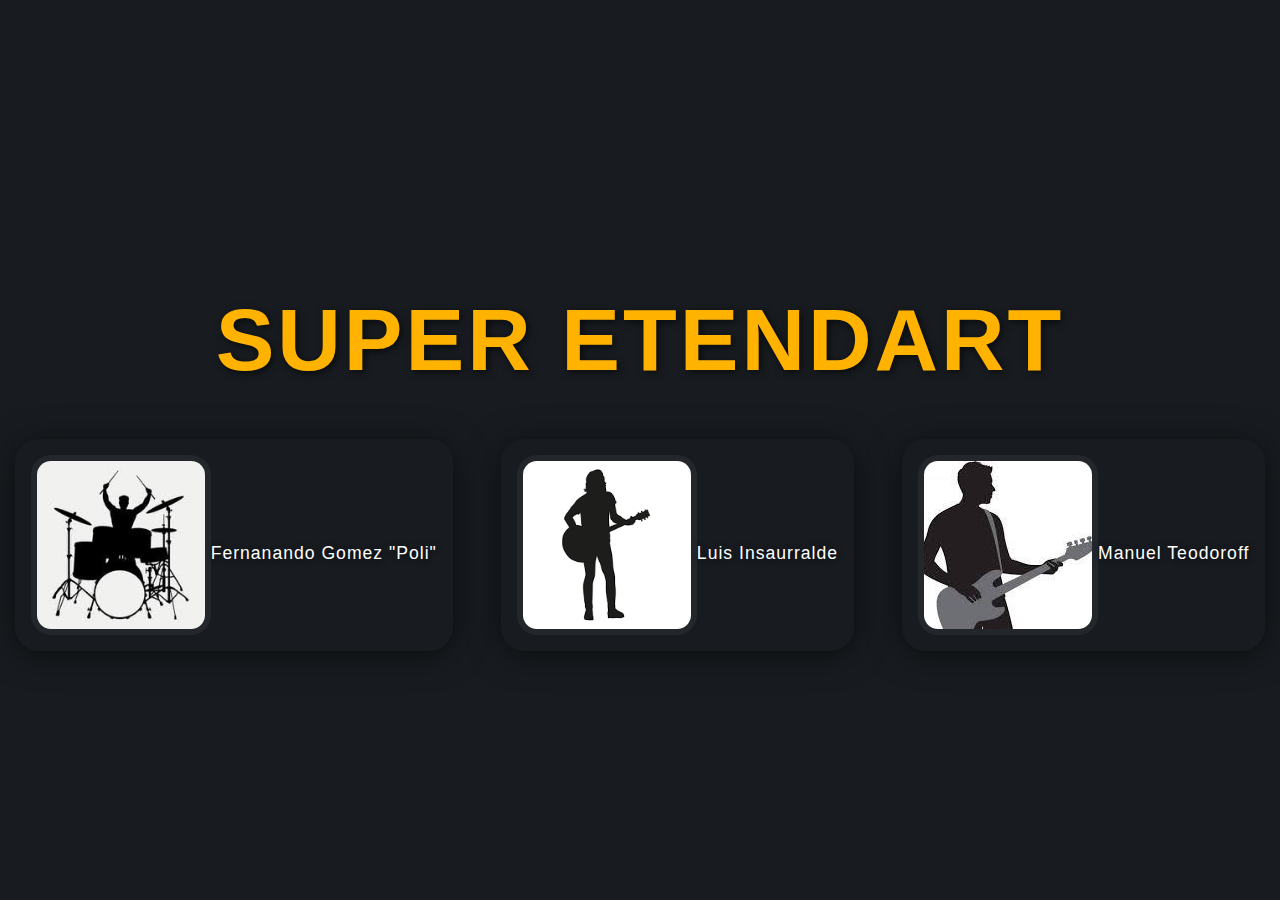
<file: index.html>
<!DOCTYPE html>
<html lang="es">

<head>
    <meta charset="UTF-8">
    <title>SUPER ETENDART | Página principal</title>
    <meta name="viewport" content="width=device-width, initial-scale=1.0">
    <link rel="stylesheet" href="main.css">
</head>

<body class="siluetas">
    <h1 class="silueta-h1"><a href="historia.html">SUPER ETENDART</a></h1>
    <div class="siluetas-container">
        <div class="silueta-box" tabindex="0">
            <img src="silueta/bateria.jpg" alt="Silueta Batería" class="silueta-img">
            <div class="silueta-label">Fernanando Gomez "Poli"</div>
        </div>
        <div class="silueta-box" tabindex="0">
            <img src="silueta/guitarra.jpg" alt="Silueta Guitarra" class="silueta-img">
            <div class="silueta-label">Luis Insaurralde</div>
        </div>
        <div class="silueta-box" tabindex="0">
            <img src="silueta/bajo.jpg" alt="Silueta Bajo" class="silueta-img">
            <div class="silueta-label">Manuel Teodoroff</div>
        </div>
    </div>
    <script src="main.js"></script>
</body>

</html>
</file>
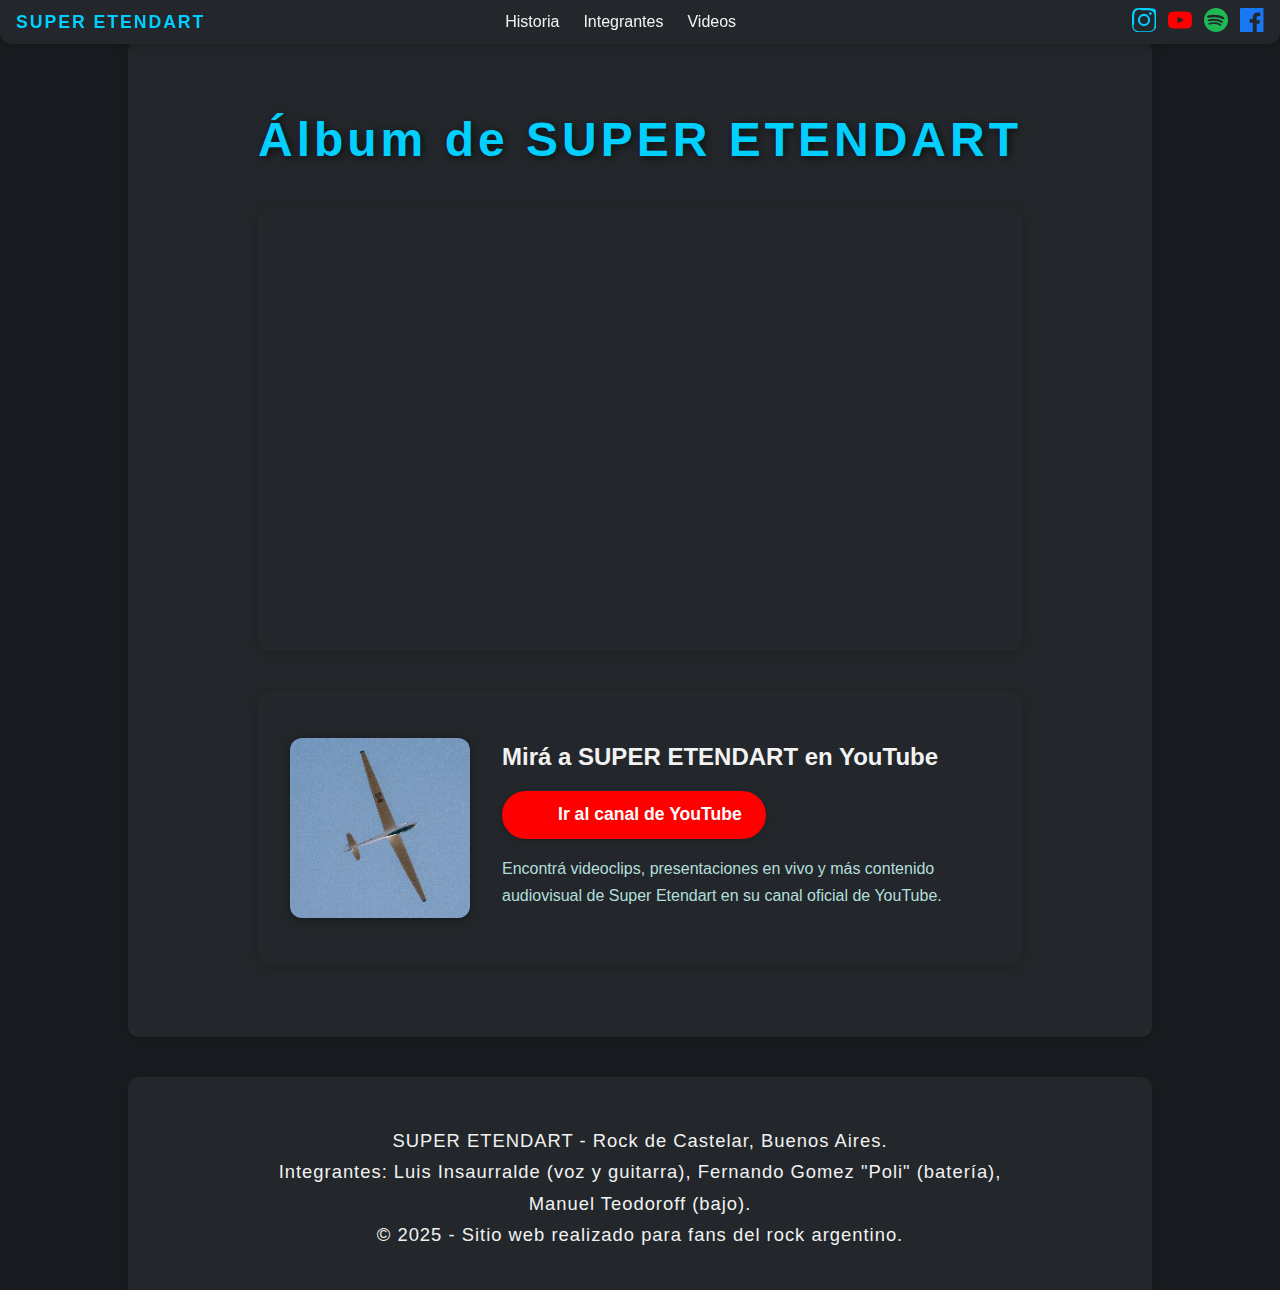
<file: album.html>
<!DOCTYPE html>
<html lang="es">

<head>
    <meta charset="UTF-8">
    <meta name="viewport" content="width=device-width, initial-scale=1.0">
    <title>Álbum | SUPER ETENDART</title>
    <link rel="stylesheet" href="main.css">

        <!-- Font Awesome -->
        <link href="https://cdnjs.cloudflare.com/ajax/libs/font-awesome/6.0.0-beta3/css/all.min.css" rel="stylesheet">
</head>
    

<body>
    <nav class="navbar">
        <div class="logo"><a href="index.html">SUPER ETENDART</a></div>
        <button class="hamburger" id="hamburger">&#9776;</button>
        <ul class="nav-links">
            <li><a href="historia.html">Historia</a></li>
            <li><a href="integrantes.html">Integrantes</a></li>
            <li><a href="video.html">Videos</a></li>
            <li><a href="https://open.spotify.com/artist/2zjbp2ZErwEAPYcRK4MqzI" class="spotify-link">Spotify | SUPER ETENDART</a></li>
            <li><a href="https://www.youtube.com/@superetendart" class="youtube-link">YouTube | SUPERETENDART</a></li>
            <li><a href="https://instagram.com/super.etendart" class="instagram-link">Instagram | SUPERETENDART</a></li>
            <li><a href="https://www.facebook.com/profile.php?id=61559425461371&locale=es_LA" class="facebook-link">Facebook | SUPERETENDART</a></li>
        </ul>
        <div class="social-icons">
            <a href="https://instagram.com/super.etendart" target="_blank" aria-label="Instagram" class="instagram">
                <!-- Instagram SVG -->
                <svg width="24" height="24" fill="#00cfff" viewBox="0 0 24 24">
                    <path
                        d="M12 2.2c3.2 0 3.584.012 4.85.07 1.17.056 1.97.24 2.43.41a4.92 4.92 0 0 1 1.77 1.01 4.92 4.92 0 0 1 1.01 1.77c.17.46.354 1.26.41 2.43.058 1.266.07 1.65.07 4.85s-.012 3.584-.07 4.85c-.056 1.17-.24 1.97-.41 2.43a4.92 4.92 0 0 1-1.01 1.77 4.92 4.92 0 0 1-1.77 1.01c-.46.17-1.26.354-2.43.41-1.266.058-1.65.07-4.85.07s-3.584-.012-4.85-.07c-1.17-.056-1.97-.24-2.43-.41a4.92 4.92 0 0 1-1.77-1.01 4.92 4.92 0 0 1-1.01-1.77c-.17-.46-.354-1.26-.41-2.43C2.212 15.784 2.2 15.4 2.2 12s.012-3.584.07-4.85c.056-1.17.24-1.97.41-2.43a4.92 4.92 0 0 1 1.01-1.77 4.92 4.92 0 0 1 1.77-1.01c.46-.17 1.26-.354 2.43-.41C8.416 2.212 8.8 2.2 12 2.2zm0-2.2C8.736 0 8.332.012 7.052.07 5.77.128 4.77.312 4.01.54a7.07 7.07 0 0 0-2.56 1.64A7.07 7.07 0 0 0 .54 4.01C.312 4.77.128 5.77.07 7.052.012 8.332 0 8.736 0 12c0 3.264.012 3.668.07 4.948.058 1.282.242 2.282.47 3.042a7.07 7.07 0 0 0 1.64 2.56 7.07 7.07 0 0 0 2.56 1.64c.76.228 1.76.412 3.042.47C8.332 23.988 8.736 24 12 24s3.668-.012 4.948-.07c1.282-.058 2.282-.242 3.042-.47a7.07 7.07 0 0 0 2.56-1.64 7.07 7.07 0 0 0 1.64-2.56c.228-.76.412-1.76.47-3.042.058-1.28.07-1.684.07-4.948s-.012-3.668-.07-4.948c-.058-1.282-.242-2.282-.47-3.042a7.07 7.07 0 0 0-1.64-2.56A7.07 7.07 0 0 0 19.99.54c-.76-.228-1.76-.412-3.042-.47C15.668.012 15.264 0 12 0z" />
                    <path
                        d="M12 5.838A6.162 6.162 0 1 0 18.162 12 6.169 6.169 0 0 0 12 5.838zm0 10.162A4 4 0 1 1 16 12a4 4 0 0 1-4 4zm6.406-11.845a1.44 1.44 0 1 0 1.44 1.44 1.44 1.44 0 0 0-1.44-1.44z" />
                </svg>
            </a>
            <a href="https://www.youtube.com/@superetendart" target="_blank" aria-label="YouTube" class="youtube">
                <!-- YouTube SVG -->
                <svg width="24" height="24" fill="#ff0000" viewBox="0 0 24 24">
                    <path
                        d="M23.498 6.186a2.994 2.994 0 0 0-2.112-2.112C19.692 3.5 12 3.5 12 3.5s-7.692 0-9.386.574A2.994 2.994 0 0 0 .502 6.186C0 7.88 0 12 0 12s0 4.12.502 5.814a2.994 2.994 0 0 0 2.112 2.112C4.308 20.5 12 20.5 12 20.5s7.692 0 9.386-.574a2.994 2.994 0 0 0 2.112-2.112C24 16.12 24 12 24 12s0-4.12-.502-5.814zM9.545 15.568V8.432L15.818 12l-6.273 3.568z" />
                </svg>
            </a>
            <a href="https://open.spotify.com/artist/2zjbp2ZErwEAPYcRK4MqzI" target="_blank" aria-label="Spotify" class="spotify">
                <!-- Spotify SVG -->
                <svg width="24" height="24" fill="#1DB954" viewBox="0 0 24 24">
                    <path d="M12 0C5.371 0 0 5.371 0 12c0 6.627 5.371 12 12 12s12-5.373 12-12c0-6.629-5.371-12-12-12zm5.438 17.438c-.229.373-.708.49-1.08.26-2.953-1.807-6.677-2.215-11.06-1.217-.429.094-.86-.168-.954-.598-.094-.429.168-.86.598-.954 4.7-1.059 8.779-.604 12.021 1.314.373.229.49.708.26 1.095zm1.543-3.021c-.287.469-.893.625-1.362.338-3.381-2.064-8.547-2.664-12.547-1.463-.521.154-1.072-.137-1.225-.658-.154-.521.137-1.072.658-1.225 4.453-1.322 10.062-.668 13.797 1.617.469.287.625.893.338 1.391zm.146-3.146c-4.062-2.406-10.771-2.627-14.438-1.438-.635.199-1.318-.146-1.518-.781-.199-.635.146-1.318.781-1.518 4.104-1.289 11.438-1.041 15.938 1.627.573.339.76 1.08.422 1.61-.338.573-1.08.76-1.61.422z"/>
                </svg>
            </a>
            <a href="https://www.facebook.com/profile.php?id=61559425461371&locale=es_LA" target="_blank" aria-label="Facebook" class="facebook">
                <svg xmlns="http://www.w3.org/2000/svg" width="24" height="24" fill="#1877f2" viewBox="0 0 24 24">
                    <path
                        d="M22.675 0H1.325C.595 0 0 .595 0 1.325v21.351C0 23.405.595 24 1.325 24h11.495v-9.29H9.694v-3.622h3.126V9.413c0-3.078 1.79-4.809 4.647-4.809 1.351 0 2.768.251 2.768.251v3.049h-1.559c-1.53 0-2.007.951-2.007 1.93v2.322h3.318l-.529 3.622h-2.789v9.29h5.503c.73 0 1.325-.595 1.325-1.325V1.325C24 .595 23.405 0 22.675 0z" />  </svg>    
            </a>
        </div>
    </nav>
    <section>
        <h1>Álbum de SUPER ETENDART</h1>
        <div class="album-card" id="playlist-embed">
        <iframe style="border-radius:12px" src="https://open.spotify.com/embed/artist/2zjbp2ZErwEAPYcRK4MqzI" width="100%"
            height="380" frameborder="0" allowfullscreen=""
            allow="autoplay; clipboard-write; encrypted-media; picture-in-picture"></iframe>
        </div>
        <!-- Card de YouTube -->

        <div class="album-card" id="playlist-embed">
        <img src="fotos/portada2.jpg" alt="Canal de YouTube" class="album-cover">

            <div class="album-info">
                <h2>Mirá a SUPER ETENDART en YouTube</h2>
                <a class="youtube-btn" href="https://www.youtube.com/@superetendart" target="_blank">
                    <svg width="24" height="24" fill="#ff0000" viewBox="0 0 24 24" style="vertical-align: middle; margin-right: 8px;">
                        <path d="M23.498 6.186a2.994 2.994 0 0 0-2.112-2.112C19.692 3.5 12 3.5 12 3.5s-7.692 0-9.386.574A2.994 2.994 0 0 0 .502 6.186C0 7.88 0 12 0 12s0 4.12.502 5.814a2.994 2.994 0 0 0 2.112 2.112C4.308 20.5 12 20.5 12 20.5s7.692 0 9.386-.574a2.994 2.994 0 0 0 2.112-2.112C24 16.12 24 12 24 12s0-4.12-.502-5.814zM9.545 15.568V8.432L15.818 12l-6.273 3.568z"/>
                    </svg>
                    Ir al canal de YouTube
                </a>
                <p class="album-desc">
                    Encontrá videoclips, presentaciones en vivo y más contenido audiovisual de Super Etendart en su canal oficial de YouTube.
                </p>
            </div>
        </div>
   
    </section>
    <footer>
        <p>
            SUPER ETENDART - Rock de Castelar, Buenos Aires.<br>
            Integrantes: Luis Insaurralde (voz y guitarra), Fernando Gomez "Poli" (batería), Manuel Teodoroff
            (bajo).<br>
            © 2025 - Sitio web realizado para fans del rock argentino.
        </p>
    </footer>
    
    <script src="main.js"></script>
</body>

</html>
</file>
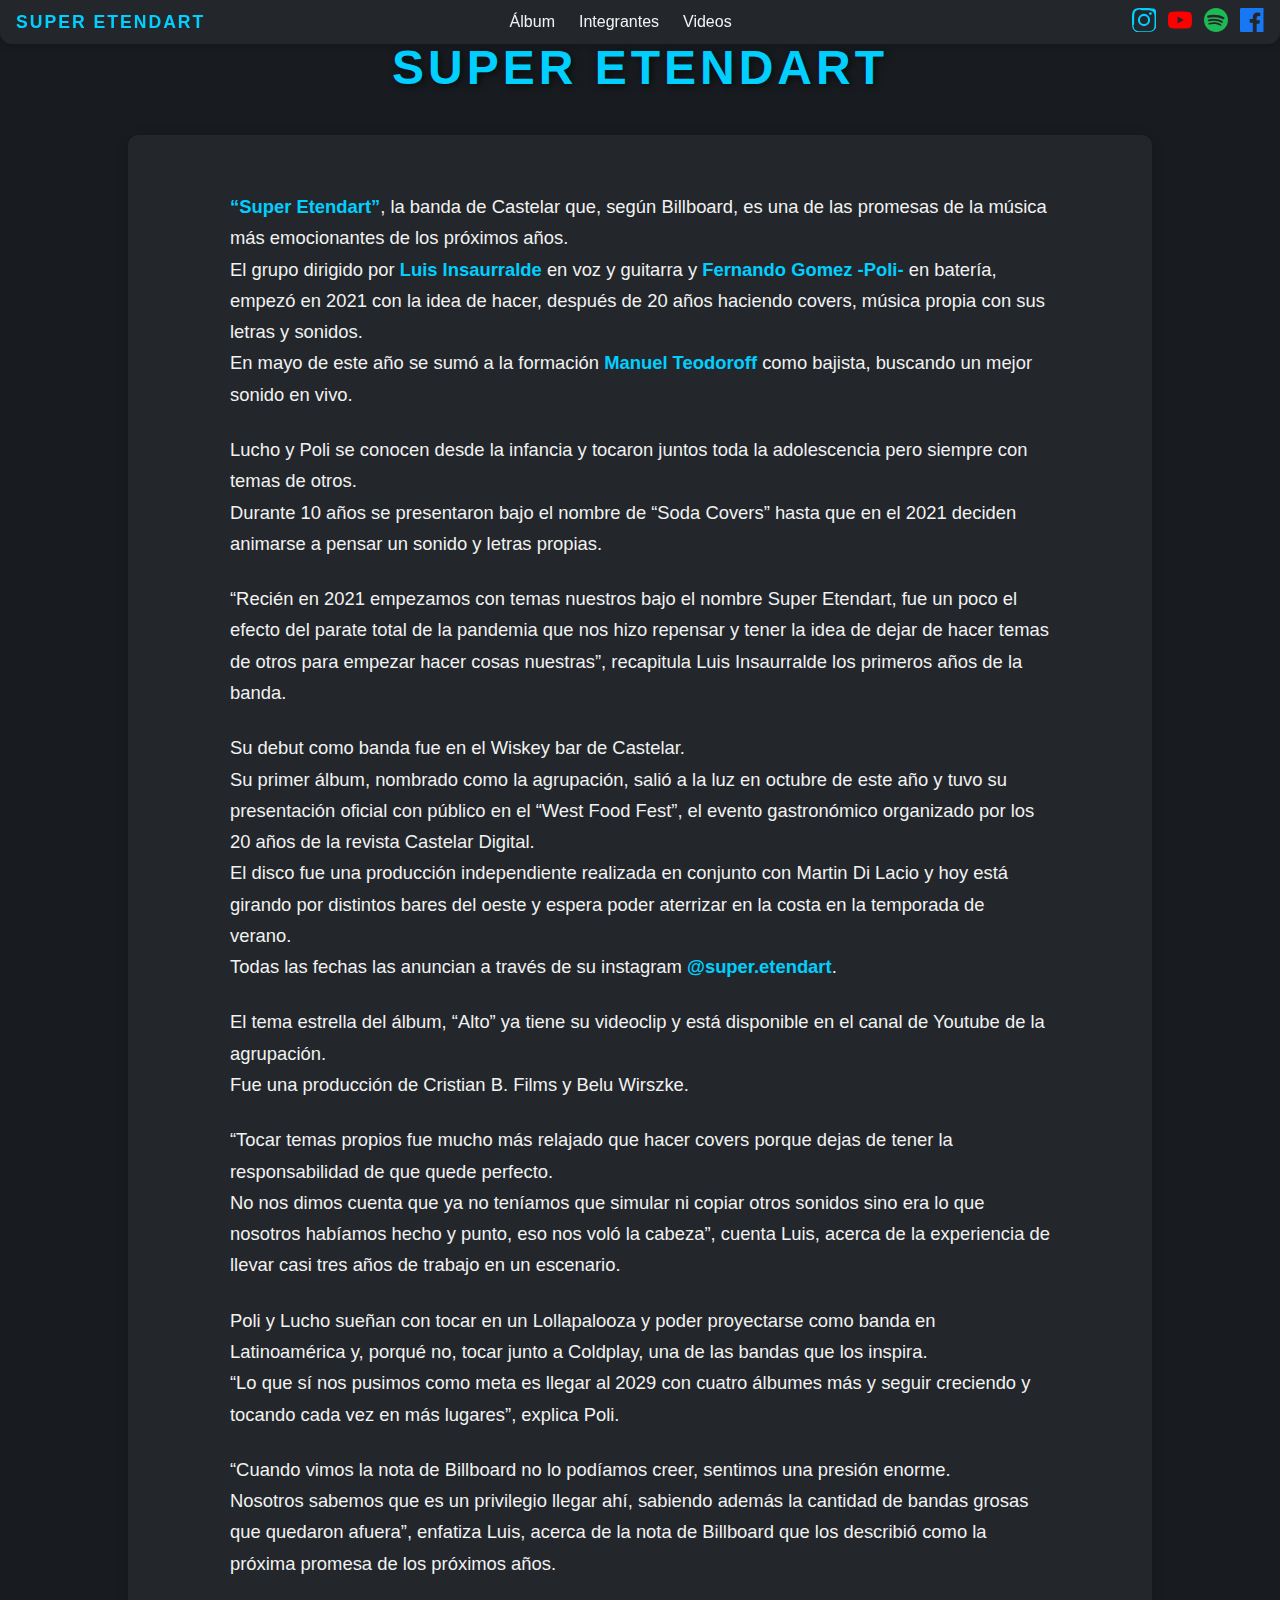
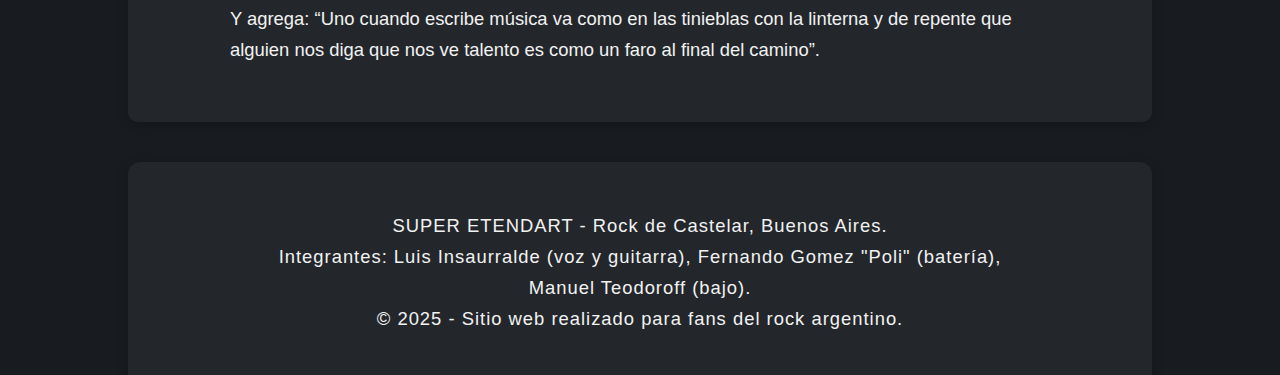
<file: historia.html>
<!DOCTYPE html>
<html lang="es">

<head>
    <meta charset="UTF-8">
    <meta name="viewport" content="width=device-width, initial-scale=1.0">
    <title>SUPER ETENDART</title>
    <link rel="stylesheet" href="main.css">
</head>

<body>
    <nav class="navbar">
        <div class="logo"><a href="index.html">SUPER ETENDART</a></div>
        <button class="hamburger" id="hamburger">&#9776;</button>
        <ul class="nav-links">
            <li><a href="album.html">Álbum</a></li>
            <li><a href="integrantes.html">Integrantes</a></li>
            <li><a href="video.html">Videos</a></li>
            <li><a href="https://open.spotify.com/artist/2zjbp2ZErwEAPYcRK4MqzI" class="spotify-link">Spotify | SUPER
                    ETENDART</a></li>
            <li><a href="https://www.youtube.com/@superetendart" class="youtube-link">YouTube | SUPERETENDART</a></li>
            <li><a href="https://instagram.com/super.etendart" class="instagram-link">Instagram | SUPERETENDART</a></li>
            <li><a href="https://www.facebook.com/profile.php?id=61559425461371&locale=es_LA" class="facebook-link">Facebook
                    | SUPERETENDART</a></li>
        </ul>
        <div class="social-icons">
            <a href="https://instagram.com/super.etendart" target="_blank" aria-label="Instagram" class="instagram">
                <!-- Instagram SVG -->
                <svg width="24" height="24" fill="#00cfff" viewBox="0 0 24 24">
                    <path
                        d="M12 2.2c3.2 0 3.584.012 4.85.07 1.17.056 1.97.24 2.43.41a4.92 4.92 0 0 1 1.77 1.01 4.92 4.92 0 0 1 1.01 1.77c.17.46.354 1.26.41 2.43.058 1.266.07 1.65.07 4.85s-.012 3.584-.07 4.85c-.056 1.17-.24 1.97-.41 2.43a4.92 4.92 0 0 1-1.01 1.77 4.92 4.92 0 0 1-1.77 1.01c-.46.17-1.26.354-2.43.41-1.266.058-1.65.07-4.85.07s-3.584-.012-4.85-.07c-1.17-.056-1.97-.24-2.43-.41a4.92 4.92 0 0 1-1.77-1.01 4.92 4.92 0 0 1-1.01-1.77c-.17-.46-.354-1.26-.41-2.43C2.212 15.784 2.2 15.4 2.2 12s.012-3.584.07-4.85c.056-1.17.24-1.97.41-2.43a4.92 4.92 0 0 1 1.01-1.77 4.92 4.92 0 0 1 1.77-1.01c.46-.17 1.26-.354 2.43-.41C8.416 2.212 8.8 2.2 12 2.2zm0-2.2C8.736 0 8.332.012 7.052.07 5.77.128 4.77.312 4.01.54a7.07 7.07 0 0 0-2.56 1.64A7.07 7.07 0 0 0 .54 4.01C.312 4.77.128 5.77.07 7.052.012 8.332 0 8.736 0 12c0 3.264.012 3.668.07 4.948.058 1.282.242 2.282.47 3.042a7.07 7.07 0 0 0 1.64 2.56 7.07 7.07 0 0 0 2.56 1.64c.76.228 1.76.412 3.042.47C8.332 23.988 8.736 24 12 24s3.668-.012 4.948-.07c1.282-.058 2.282-.242 3.042-.47a7.07 7.07 0 0 0 2.56-1.64 7.07 7.07 0 0 0 1.64-2.56c.228-.76.412-1.76.47-3.042.058-1.28.07-1.684.07-4.948s-.012-3.668-.07-4.948c-.058-1.282-.242-2.282-.47-3.042a7.07 7.07 0 0 0-1.64-2.56A7.07 7.07 0 0 0 19.99.54c-.76-.228-1.76-.412-3.042-.47C15.668.012 15.264 0 12 0z" />
                    <path
                        d="M12 5.838A6.162 6.162 0 1 0 18.162 12 6.169 6.169 0 0 0 12 5.838zm0 10.162A4 4 0 1 1 16 12a4 4 0 0 1-4 4zm6.406-11.845a1.44 1.44 0 1 0 1.44 1.44 1.44 1.44 0 0 0-1.44-1.44z" />
                </svg>
            </a>
            <a href="https://www.youtube.com/@superetendart" target="_blank" aria-label="YouTube" class="youtube">
                <!-- YouTube SVG -->
                <svg width="24" height="24" fill="#ff0000" viewBox="0 0 24 24">
                    <path
                        d="M23.498 6.186a2.994 2.994 0 0 0-2.112-2.112C19.692 3.5 12 3.5 12 3.5s-7.692 0-9.386.574A2.994 2.994 0 0 0 .502 6.186C0 7.88 0 12 0 12s0 4.12.502 5.814a2.994 2.994 0 0 0 2.112 2.112C4.308 20.5 12 20.5 12 20.5s7.692 0 9.386-.574a2.994 2.994 0 0 0 2.112-2.112C24 16.12 24 12 24 12s0-4.12-.502-5.814zM9.545 15.568V8.432L15.818 12l-6.273 3.568z" />
                </svg>
            </a>
            <a href="https://open.spotify.com/artist/2zjbp2ZErwEAPYcRK4MqzI" target="_blank" aria-label="Spotify"
                class="spotify">
                <!-- Spotify SVG -->
                <svg width="24" height="24" fill="#1DB954" viewBox="0 0 24 24">
                    <path
                        d="M12 0C5.371 0 0 5.371 0 12c0 6.627 5.371 12 12 12s12-5.373 12-12c0-6.629-5.371-12-12-12zm5.438 17.438c-.229.373-.708.49-1.08.26-2.953-1.807-6.677-2.215-11.06-1.217-.429.094-.86-.168-.954-.598-.094-.429.168-.86.598-.954 4.7-1.059 8.779-.604 12.021 1.314.373.229.49.708.26 1.095zm1.543-3.021c-.287.469-.893.625-1.362.338-3.381-2.064-8.547-2.664-12.547-1.463-.521.154-1.072-.137-1.225-.658-.154-.521.137-1.072.658-1.225 4.453-1.322 10.062-.668 13.797 1.617.469.287.625.893.338 1.391zm.146-3.146c-4.062-2.406-10.771-2.627-14.438-1.438-.635.199-1.318-.146-1.518-.781-.199-.635.146-1.318.781-1.518 4.104-1.289 11.438-1.041 15.938 1.627.573.339.76 1.08.422 1.61-.338.573-1.08.76-1.61.422z" />
                </svg>
            </a>
            <a href="https://www.facebook.com/profile.php?id=61559425461371&locale=es_LA" target="_blank"
                aria-label="Facebook" class="facebook">
                <svg xmlns="http://www.w3.org/2000/svg" width="24" height="24" fill="#1877f2" viewBox="0 0 24 24">
                    <path
                        d="M22.675 0H1.325C.595 0 0 .595 0 1.325v21.351C0 23.405.595 24 1.325 24h11.495v-9.29H9.694v-3.622h3.126V9.413c0-3.078 1.79-4.809 4.647-4.809 1.351 0 2.768.251 2.768.251v3.049h-1.559c-1.53 0-2.007.951-2.007 1.93v2.322h3.318l-.529 3.622h-2.789v9.29h5.503c.73 0 1.325-.595 1.325-1.325V1.325C24 .595 23.405 0 22.675 0z" />
                </svg>
            </a>
        </div>
    </nav>
    <h1>SUPER ETENDART</h1>
    <section>

        <p>
            <strong>“Super Etendart”</strong>, la banda de Castelar que, según Billboard, es una de las promesas de la música
            más emocionantes de los próximos años.<br>
            El grupo dirigido por <strong>Luis Insaurralde</strong> en voz y guitarra y <strong>Fernando Gomez -Poli-</strong>
            en batería, empezó en 2021 con la idea de hacer, después de 20 años haciendo covers, música propia con sus letras y
            sonidos.<br>
            En mayo de este año se sumó a la formación <strong>Manuel Teodoroff</strong> como bajista, buscando un mejor sonido
            en vivo.
        </p>
        <p>
            Lucho y Poli se conocen desde la infancia y tocaron juntos toda la adolescencia pero siempre con temas de otros.<br>
            Durante 10 años se presentaron bajo el nombre de “Soda Covers” hasta que en el 2021 deciden animarse a pensar un
            sonido y letras propias.
        </p>
        <p>
            “Recién en 2021 empezamos con temas nuestros bajo el nombre Super Etendart, fue un poco el efecto del parate total
            de la pandemia que nos hizo repensar y tener la idea de dejar de hacer temas de otros para empezar hacer cosas
            nuestras”, recapitula Luis Insaurralde los primeros años de la banda.
        </p>
        <p>
        Su debut como banda fue en el Wiskey bar de Castelar.<br>
        Su primer álbum, nombrado como la agrupación, salió a la luz en octubre de este año y tuvo su presentación oficial
        con público en el “West Food Fest”, el evento gastronómico organizado por los 20 años de la revista Castelar
        Digital.<br>
        El disco fue una producción independiente realizada en conjunto con Martin Di Lacio y hoy está girando por distintos
        bares del oeste y espera poder aterrizar en la costa en la temporada de verano.<br>
        Todas las fechas las anuncian a través de su instagram <strong>@super.etendart</strong>.
        </p>
        <p>
        El tema estrella del álbum, “Alto” ya tiene su videoclip y está disponible en el canal de Youtube de la
        agrupación.<br>
        Fue una producción de Cristian B. Films y Belu Wirszke.
        </p>
        <p>
        “Tocar temas propios fue mucho más relajado que hacer covers porque dejas de tener la responsabilidad de que quede
        perfecto.<br>
        No nos dimos cuenta que ya no teníamos que simular ni copiar otros sonidos sino era lo que nosotros habíamos hecho y
        punto, eso nos voló la cabeza”, cuenta Luis, acerca de la experiencia de llevar casi tres años de trabajo en un
        escenario.
        </p>
        <p>
        Poli y Lucho sueñan con tocar en un Lollapalooza y poder proyectarse como banda en Latinoamérica y, porqué no, tocar
        junto a Coldplay, una de las bandas que los inspira.<br>
        “Lo que sí nos pusimos como meta es llegar al 2029 con cuatro álbumes más y seguir creciendo y tocando cada vez en
        más lugares”, explica Poli.
        </p>
        <p>
        “Cuando vimos la nota de Billboard no lo podíamos creer, sentimos una presión enorme.<br>
        Nosotros sabemos que es un privilegio llegar ahí, sabiendo además la cantidad de bandas grosas que quedaron afuera”,
        enfatiza Luis, acerca de la nota de Billboard que los describió como la próxima promesa de los próximos años.
        </p>
        <p>
        Y agrega: “Uno cuando escribe música va como en las tinieblas con la linterna y de repente que alguien nos diga que
        nos ve talento es como un faro al final del camino”.
        </p>
    
</section>
<footer>
    <p>
        SUPER ETENDART - Rock de Castelar, Buenos Aires.<br>
        Integrantes: Luis Insaurralde (voz y guitarra), Fernando Gomez "Poli" (batería), Manuel Teodoroff (bajo).<br>
        © 2025 - Sitio web realizado para fans del rock argentino.
    </p>
</footer>

<script src="main.js"></script>
</body>

</html>
</file>
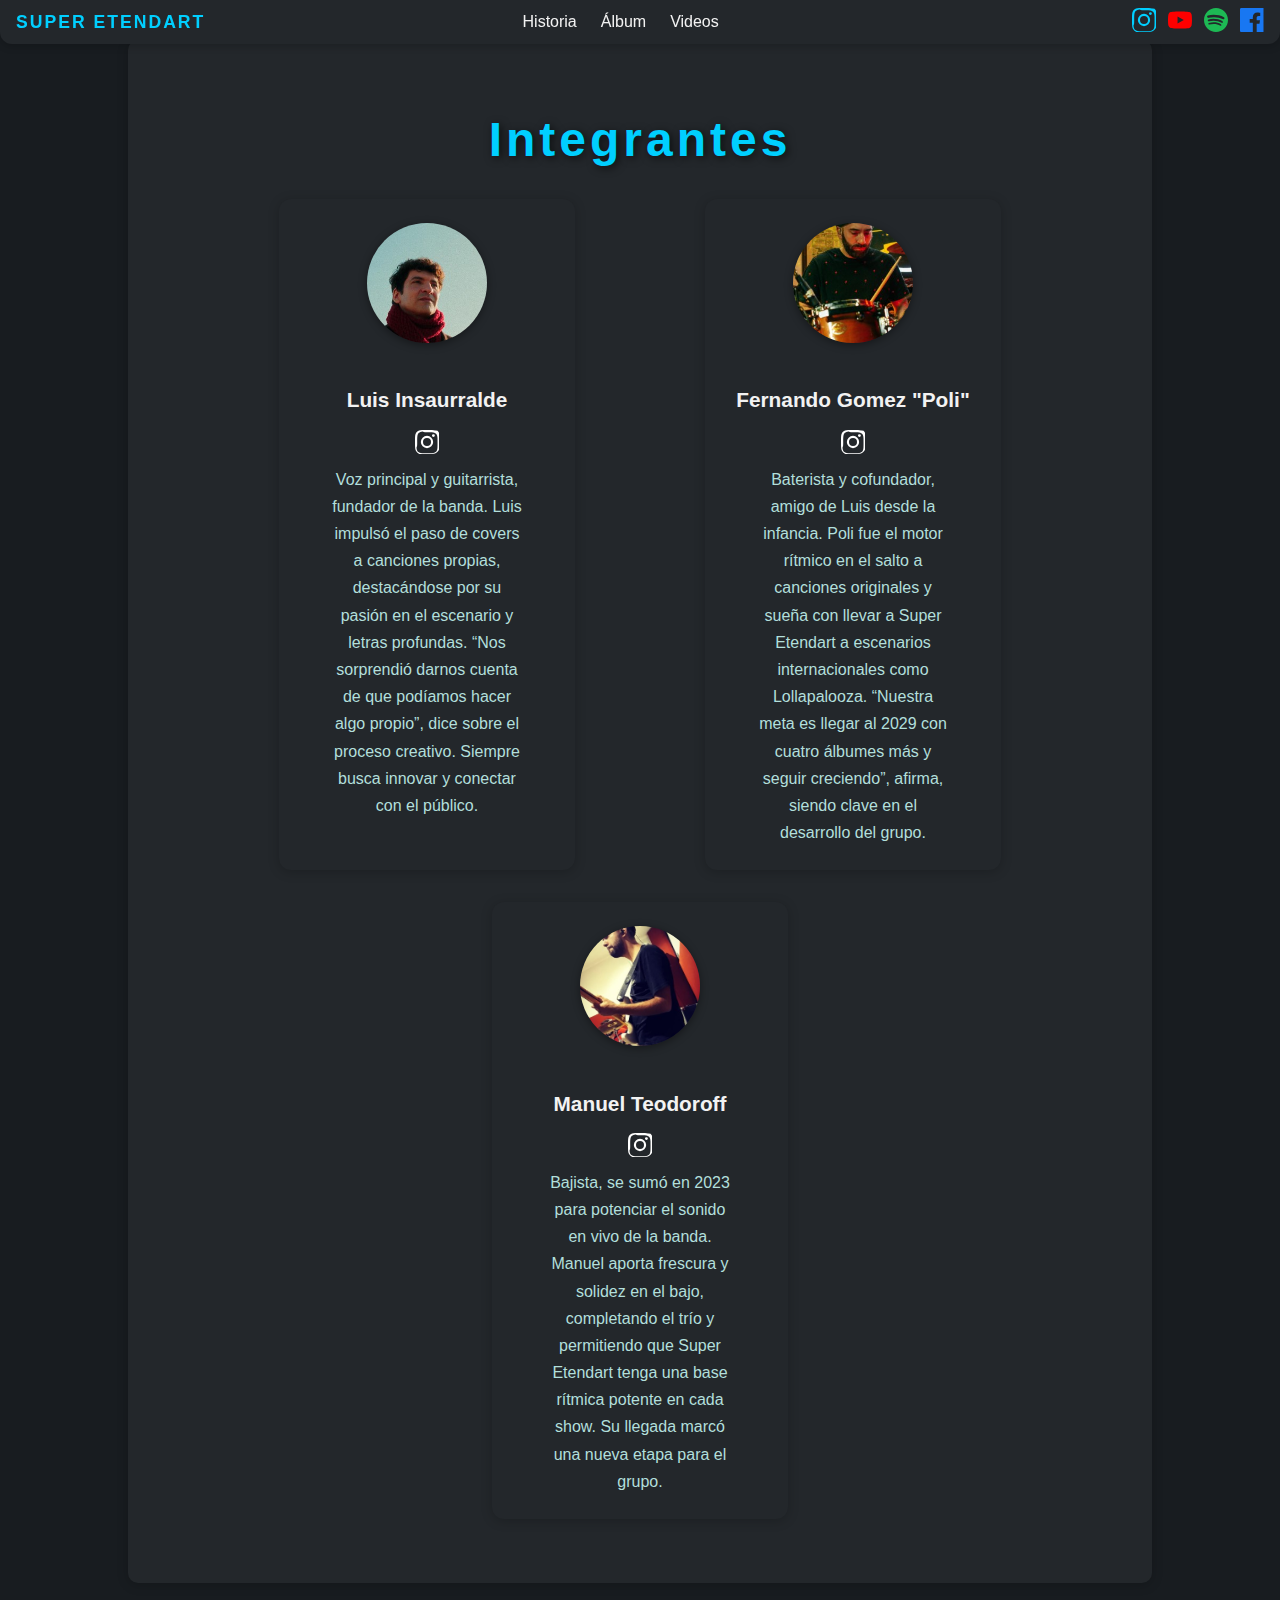
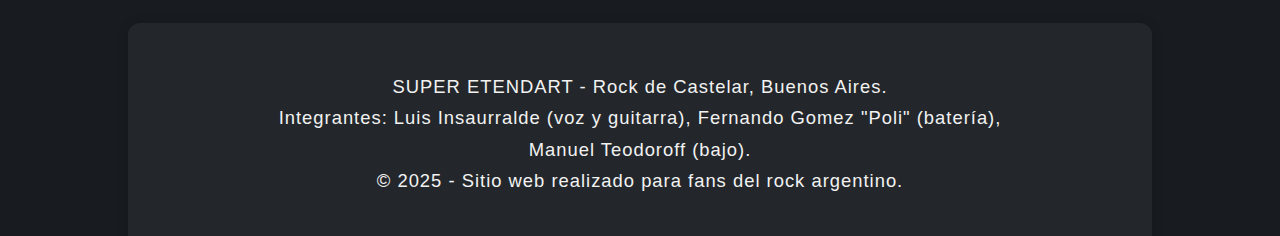
<file: integrantes.html>
<!DOCTYPE html>
<html lang="es">

<head>
    <meta charset="UTF-8">
    <meta name="viewport" content="width=device-width, initial-scale=1.0">
    <title>Integrantes | SUPER ETENDART</title>
    <link rel="stylesheet" href="main.css">
</head>

<body>
    <nav class="navbar">
        <div class="logo"><a href="index.html">SUPER ETENDART</a></div>
        <button class="hamburger" id="hamburger">&#9776;</button>
        <ul class="nav-links">
            <li><a href="historia.html">Historia</a></li>
            <li><a href="album.html">Álbum</a></li>
            <li><a href="video.html">Videos</a></li>
            <li><a href="https://open.spotify.com/artist/2zjbp2ZErwEAPYcRK4MqzI" class="spotify-link">Spotify | SUPER
                    ETENDART</a></li>
            <li><a href="https://www.youtube.com/@superetendart" class="youtube-link">YouTube | SUPERETENDART</a></li>
            <li><a href="https://instagram.com/super.etendart" class="instagram-link">Instagram | SUPERETENDART</a></li>
            <li><a href="https://www.facebook.com/profile.php?id=61559425461371&locale=es_LA"
                    class="facebook-link">Facebook
                    | SUPERETENDART</a></li>
        </ul>
        <div class="social-icons">
            <a href="https://instagram.com/super.etendart" target="_blank" aria-label="Instagram" class="instagram">
                <!-- Instagram SVG -->
                <svg width="24" height="24" fill="#00cfff" viewBox="0 0 24 24">
                    <path
                        d="M12 2.2c3.2 0 3.584.012 4.85.07 1.17.056 1.97.24 2.43.41a4.92 4.92 0 0 1 1.77 1.01 4.92 4.92 0 0 1 1.01 1.77c.17.46.354 1.26.41 2.43.058 1.266.07 1.65.07 4.85s-.012 3.584-.07 4.85c-.056 1.17-.24 1.97-.41 2.43a4.92 4.92 0 0 1-1.01 1.77 4.92 4.92 0 0 1-1.77 1.01c-.46.17-1.26.354-2.43.41-1.266.058-1.65.07-4.85.07s-3.584-.012-4.85-.07c-1.17-.056-1.97-.24-2.43-.41a4.92 4.92 0 0 1-1.77-1.01 4.92 4.92 0 0 1-1.01-1.77c-.17-.46-.354-1.26-.41-2.43C2.212 15.784 2.2 15.4 2.2 12s.012-3.584.07-4.85c.056-1.17.24-1.97.41-2.43a4.92 4.92 0 0 1 1.01-1.77 4.92 4.92 0 0 1 1.77-1.01c.46-.17 1.26-.354 2.43-.41C8.416 2.212 8.8 2.2 12 2.2zm0-2.2C8.736 0 8.332.012 7.052.07 5.77.128 4.77.312 4.01.54a7.07 7.07 0 0 0-2.56 1.64A7.07 7.07 0 0 0 .54 4.01C.312 4.77.128 5.77.07 7.052.012 8.332 0 8.736 0 12c0 3.264.012 3.668.07 4.948.058 1.282.242 2.282.47 3.042a7.07 7.07 0 0 0 1.64 2.56 7.07 7.07 0 0 0 2.56 1.64c.76.228 1.76.412 3.042.47C8.332 23.988 8.736 24 12 24s3.668-.012 4.948-.07c1.282-.058 2.282-.242 3.042-.47a7.07 7.07 0 0 0 2.56-1.64 7.07 7.07 0 0 0 1.64-2.56c.228-.76.412-1.76.47-3.042.058-1.28.07-1.684.07-4.948s-.012-3.668-.07-4.948c-.058-1.282-.242-2.282-.47-3.042a7.07 7.07 0 0 0-1.64-2.56A7.07 7.07 0 0 0 19.99.54c-.76-.228-1.76-.412-3.042-.47C15.668.012 15.264 0 12 0z" />
                    <path
                        d="M12 5.838A6.162 6.162 0 1 0 18.162 12 6.169 6.169 0 0 0 12 5.838zm0 10.162A4 4 0 1 1 16 12a4 4 0 0 1-4 4zm6.406-11.845a1.44 1.44 0 1 0 1.44 1.44 1.44 1.44 0 0 0-1.44-1.44z" />
                </svg>
            </a>
            <a href="https://www.youtube.com/@superetendart" target="_blank" aria-label="YouTube" class="youtube">
                <!-- YouTube SVG -->
                <svg width="24" height="24" fill="#ff0000" viewBox="0 0 24 24">
                    <path
                        d="M23.498 6.186a2.994 2.994 0 0 0-2.112-2.112C19.692 3.5 12 3.5 12 3.5s-7.692 0-9.386.574A2.994 2.994 0 0 0 .502 6.186C0 7.88 0 12 0 12s0 4.12.502 5.814a2.994 2.994 0 0 0 2.112 2.112C4.308 20.5 12 20.5 12 20.5s7.692 0 9.386-.574a2.994 2.994 0 0 0 2.112-2.112C24 16.12 24 12 24 12s0-4.12-.502-5.814zM9.545 15.568V8.432L15.818 12l-6.273 3.568z" />
                </svg>
            </a>
            <a href="https://open.spotify.com/artist/2zjbp2ZErwEAPYcRK4MqzI" target="_blank" aria-label="Spotify"
                class="spotify">
                <!-- Spotify SVG -->
                <svg width="24" height="24" fill="#1DB954" viewBox="0 0 24 24">
                    <path
                        d="M12 0C5.371 0 0 5.371 0 12c0 6.627 5.371 12 12 12s12-5.373 12-12c0-6.629-5.371-12-12-12zm5.438 17.438c-.229.373-.708.49-1.08.26-2.953-1.807-6.677-2.215-11.06-1.217-.429.094-.86-.168-.954-.598-.094-.429.168-.86.598-.954 4.7-1.059 8.779-.604 12.021 1.314.373.229.49.708.26 1.095zm1.543-3.021c-.287.469-.893.625-1.362.338-3.381-2.064-8.547-2.664-12.547-1.463-.521.154-1.072-.137-1.225-.658-.154-.521.137-1.072.658-1.225 4.453-1.322 10.062-.668 13.797 1.617.469.287.625.893.338 1.391zm.146-3.146c-4.062-2.406-10.771-2.627-14.438-1.438-.635.199-1.318-.146-1.518-.781-.199-.635.146-1.318.781-1.518 4.104-1.289 11.438-1.041 15.938 1.627.573.339.76 1.08.422 1.61-.338.573-1.08.76-1.61.422z" />
                </svg>
            </a>
            <a href="https://www.facebook.com/profile.php?id=61559425461371&locale=es_LA" target="_blank"
                aria-label="Facebook" class="facebook">
                <svg xmlns="http://www.w3.org/2000/svg" width="24" height="24" fill="#1877f2" viewBox="0 0 24 24">
                    <path
                        d="M22.675 0H1.325C.595 0 0 .595 0 1.325v21.351C0 23.405.595 24 1.325 24h11.495v-9.29H9.694v-3.622h3.126V9.413c0-3.078 1.79-4.809 4.647-4.809 1.351 0 2.768.251 2.768.251v3.049h-1.559c-1.53 0-2.007.951-2.007 1.93v2.322h3.318l-.529 3.622h-2.789v9.29h5.503c.73 0 1.325-.595 1.325-1.325V1.325C24 .595 23.405 0 22.675 0z" />
                </svg>
            </a>
        </div>
    </nav>
    <section>
        <h1>Integrantes</h1>
        <div class="integrantes-cards">
            <div class="integrante-card">
                <img src="fotos/luis.jpg" alt="Luis Insaurralde" class="integrante-foto">
                <div class="integrante-info">
                    <h2 class="integrante-name">Luis Insaurralde</h2>
                    <div style="text-align: center;">
                        <a class="logo-instagram" href="https://www.instagram.com/luis.ins/" target="_blank"
                            aria-label="Instagram">
                            <svg width="24" height="24" fill="#fff" viewBox="0 0 24 24">
                                <path
                                    d="M12 2.2c3.2 0 3.584.012 4.85.07 1.17.056 1.97.24 2.43.41a4.92 4.92 0 0 1 1.77 1.01 4.92 4.92 0 0 1 1.01 1.77c.17.46.354 1.26.41 2.43.058 1.266.07 1.65.07 4.85s-.012 3.584-.07 4.85c-.056 1.17-.24 1.97-.41 2.43a4.92 4.92 0 0 1-1.01 1.77 4.92 4.92 0 0 1-1.77 1.01c-.46.17-1.26.354-2.43.41-1.266.058-1.65.07-4.85.07s-3.584-.012-4.85-.07c-1.17-.056-1.97-.24-2.43-.41a4.92 4.92 0 0 1-1.77-1.01 4.92 4.92 0 0 1-1.01-1.77c-.17-.46-.354-1.26-.41-2.43C2.212 15.784 2.2 15.4 2.2 12s.012-3.584.07-4.85c.056-1.17.24-1.97.41-2.43a4.92 4.92 0 0 1 1.01-1.77 4.92 4.92 0 0 1 1.77-1.01c.46-.17 1.26-.354 2.43-.41C8.416 2.212 8.8 2.2 12 2.2zm0-2.2C8.736 0 8.332.012 7.052.07 5.77.128 4.77.312 4.01.54a7.07 7.07 0 0 0-2.56 1.64A7.07 7.07 0 0 0 .54 4.01C.312 4.77.128 5.77.07 7.052.012 8.332 0 8.736 0 12c0 3.264.012 3.668.07 4.948.058 1.282.242 2.282.47 3.042a7.07 7.07 0 0 0 1.64 2.56 7.07 7.07 0 0 0 2.56 1.64c.76.228 1.76.412 3.042.47C8.332 23.988 8.736 24 12 24s3.668-.012 4.948-.07c1.282-.058 2.282-.242 3.042-.47a7.07 7.07 0 0 0 2.56-1.64 7.07 7.07 0 0 0 1.64-2.56c.228-.76.412-1.76.47-3.042.058-1.28.07-1.684.07-4.948s-.012-3.668-.07-4.948c-.058-1.282-.242-2.282-.47-3.042a7.07 7.07 0 0 0-1.64-2.56A7.07 7.07 0 0 0 19.99.54c-.76-.228-1.76-.412-3.042-.47C15.668.012 15.264 0 12 0z" />
                                <path
                                    d="M12 5.838A6.162 6.162 0 1 0 18.162 12 6.169 6.169 0 0 0 12 5.838zm0 10.162A4 4 0 1 1 16 12a4 4 0 0 1-4 4zm6.406-11.845a1.44 1.44 0 1 0 1.44 1.44 1.44 1.44 0 0 0-1.44-1.44z" />
                            </svg>
                        </a>
                    </div>
                    <p class="integrante-desc">
                        Voz principal y guitarrista, fundador de la banda. Luis impulsó el paso de covers a canciones
                        propias, destacándose
                        por su pasión en el escenario y letras profundas. “Nos sorprendió darnos cuenta de que podíamos
                        hacer algo propio”,
                        dice sobre el proceso creativo. Siempre busca innovar y conectar con el público.
                    </p>
                </div>
            </div>
            <div class="integrante-card">
                <img src="fotos/poli.jpg" alt="Fernando Gomez 'Poli'" class="integrante-foto">
                <div class="integrante-info">
                    <h2 class="integrante-name">Fernando Gomez "Poli"</h2>
                    <div style="text-align: center;">
                        <a class="logo-instagram" href="https://www.instagram.com/poli.gomez10/     " target="_blank"
                            aria-label="Instagram">
                            <svg width="24" height="24" fill="#fff" viewBox="0 0 24 24">
                                <path
                                    d="M12 2.2c3.2 0 3.584.012 4.85.07 1.17.056 1.97.24 2.43.41a4.92 4.92 0 0 1 1.77 1.01 4.92 4.92 0 0 1 1.01 1.77c.17.46.354 1.26.41 2.43.058 1.266.07 1.65.07 4.85s-.012 3.584-.07 4.85c-.056 1.17-.24 1.97-.41 2.43a4.92 4.92 0 0 1-1.01 1.77 4.92 4.92 0 0 1-1.77 1.01c-.46.17-1.26.354-2.43.41-1.266.058-1.65.07-4.85.07s-3.584-.012-4.85-.07c-1.17-.056-1.97-.24-2.43-.41a4.92 4.92 0 0 1-1.77-1.01 4.92 4.92 0 0 1-1.01-1.77c-.17-.46-.354-1.26-.41-2.43C2.212 15.784 2.2 15.4 2.2 12s.012-3.584.07-4.85c.056-1.17.24-1.97.41-2.43a4.92 4.92 0 0 1 1.01-1.77 4.92 4.92 0 0 1 1.77-1.01c.46-.17 1.26-.354 2.43-.41C8.416 2.212 8.8 2.2 12 2.2zm0-2.2C8.736 0 8.332.012 7.052.07 5.77.128 4.77.312 4.01.54a7.07 7.07 0 0 0-2.56 1.64A7.07 7.07 0 0 0 .54 4.01C.312 4.77.128 5.77.07 7.052.012 8.332 0 8.736 0 12c0 3.264.012 3.668.07 4.948.058 1.282.242 2.282.47 3.042a7.07 7.07 0 0 0 1.64 2.56 7.07 7.07 0 0 0 2.56 1.64c.76.228 1.76.412 3.042.47C8.332 23.988 8.736 24 12 24s3.668-.012 4.948-.07c1.282-.058 2.282-.242 3.042-.47a7.07 7.07 0 0 0 2.56-1.64 7.07 7.07 0 0 0 1.64-2.56c.228-.76.412-1.76.47-3.042.058-1.28.07-1.684.07-4.948s-.012-3.668-.07-4.948c-.058-1.282-.242-2.282-.47-3.042a7.07 7.07 0 0 0-1.64-2.56A7.07 7.07 0 0 0 19.99.54c-.76-.228-1.76-.412-3.042-.47C15.668.012 15.264 0 12 0z" />
                                <path
                                    d="M12 5.838A6.162 6.162 0 1 0 18.162 12 6.169 6.169 0 0 0 12 5.838zm0 10.162A4 4 0 1 1 16 12a4 4 0 0 1-4 4zm6.406-11.845a1.44 1.44 0 1 0 1.44 1.44 1.44 1.44 0 0 0-1.44-1.44z" />
                            </svg>
                        </a>
                    </div>
                    <p class="integrante-desc">
                        Baterista y cofundador, amigo de Luis desde la infancia. Poli fue el motor rítmico en el salto a
                        canciones
                        originales y sueña con llevar a Super Etendart a escenarios internacionales como Lollapalooza.
                        “Nuestra meta es
                        llegar al 2029 con cuatro álbumes más y seguir creciendo”, afirma, siendo clave en el desarrollo
                        del grupo.
                    </p>
                </div>
            </div>
            <div class="integrante-card">
                <img src="fotos/manu.jpg" alt="Manuel Teodoroff" class="integrante-foto">
                <div class="integrante-info">
                    <h2 class="integrante-name">Manuel Teodoroff</h2>
                    <div style="text-align: center;">
                        <a class="logo-instagram" href="https://www.instagram.com/bassmanuu/" target="_blank"
                            aria-label="Instagram">
                            <svg width="24" height="24" fill="#fff" viewBox="0 0 24 24">
                                <path
                                    d="M12 2.2c3.2 0 3.584.012 4.85.07 1.17.056 1.97.24 2.43.41a4.92 4.92 0 0 1 1.77 1.01 4.92 4.92 0 0 1 1.01 1.77c.17.46.354 1.26.41 2.43.058 1.266.07 1.65.07 4.85s-.012 3.584-.07 4.85c-.056 1.17-.24 1.97-.41 2.43a4.92 4.92 0 0 1-1.01 1.77 4.92 4.92 0 0 1-1.77 1.01c-.46.17-1.26.354-2.43.41-1.266.058-1.65.07-4.85.07s-3.584-.012-4.85-.07c-1.17-.056-1.97-.24-2.43-.41a4.92 4.92 0 0 1-1.77-1.01 4.92 4.92 0 0 1-1.01-1.77c-.17-.46-.354-1.26-.41-2.43C2.212 15.784 2.2 15.4 2.2 12s.012-3.584.07-4.85c.056-1.17.24-1.97.41-2.43a4.92 4.92 0 0 1 1.01-1.77 4.92 4.92 0 0 1 1.77-1.01c.46-.17 1.26-.354 2.43-.41C8.416 2.212 8.8 2.2 12 2.2zm0-2.2C8.736 0 8.332.012 7.052.07 5.77.128 4.77.312 4.01.54a7.07 7.07 0 0 0-2.56 1.64A7.07 7.07 0 0 0 .54 4.01C.312 4.77.128 5.77.07 7.052.012 8.332 0 8.736 0 12c0 3.264.012 3.668.07 4.948.058 1.282.242 2.282.47 3.042a7.07 7.07 0 0 0 1.64 2.56 7.07 7.07 0 0 0 2.56 1.64c.76.228 1.76.412 3.042.47C8.332 23.988 8.736 24 12 24s3.668-.012 4.948-.07c1.282-.058 2.282-.242 3.042-.47a7.07 7.07 0 0 0 2.56-1.64 7.07 7.07 0 0 0 1.64-2.56c.228-.76.412-1.76.47-3.042.058-1.28.07-1.684.07-4.948s-.012-3.668-.07-4.948c-.058-1.282-.242-2.282-.47-3.042a7.07 7.07 0 0 0-1.64-2.56A7.07 7.07 0 0 0 19.99.54c-.76-.228-1.76-.412-3.042-.47C15.668.012 15.264 0 12 0z" />
                                <path
                                    d="M12 5.838A6.162 6.162 0 1 0 18.162 12 6.169 6.169 0 0 0 12 5.838zm0 10.162A4 4 0 1 1 16 12a4 4 0 0 1-4 4zm6.406-11.845a1.44 1.44 0 1 0 1.44 1.44 1.44 1.44 0 0 0-1.44-1.44z" />
                            </svg>
                        </a>
                    </div>
                    <p class="integrante-desc">
                        Bajista, se sumó en 2023 para potenciar el sonido en vivo de la banda. Manuel aporta frescura y
                        solidez en el bajo, completando el trío y permitiendo que Super Etendart tenga una base rítmica
                        potente en cada show. Su llegada marcó una nueva etapa para el grupo.
                    </p>
                </div>
            </div>
        </div>
    </section>
    <footer>
        <p>
            SUPER ETENDART - Rock de Castelar, Buenos Aires.<br>
            Integrantes: Luis Insaurralde (voz y guitarra), Fernando Gomez "Poli" (batería), Manuel Teodoroff
            (bajo).<br>
            © 2025 - Sitio web realizado para fans del rock argentino.
        </p>
    </footer>
    <script src="main.js"></script>
</body>

</html>
</file>
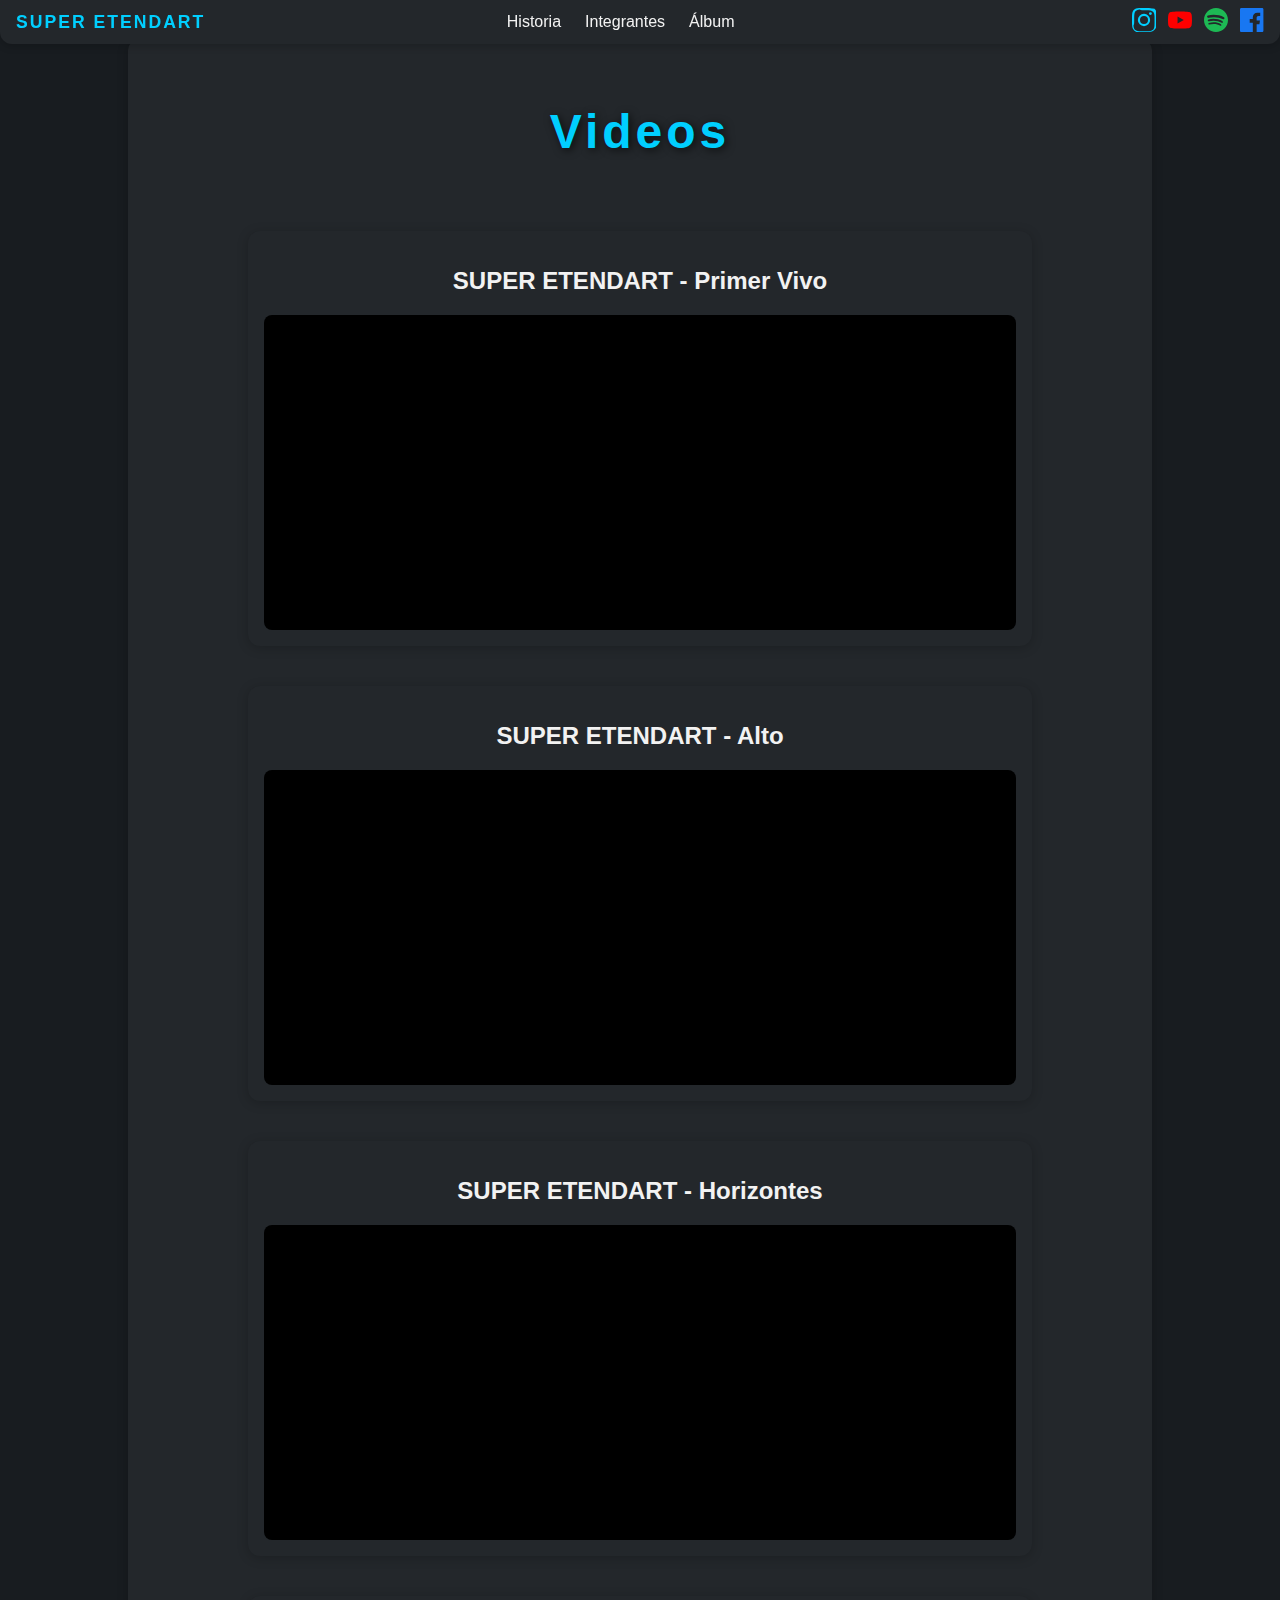
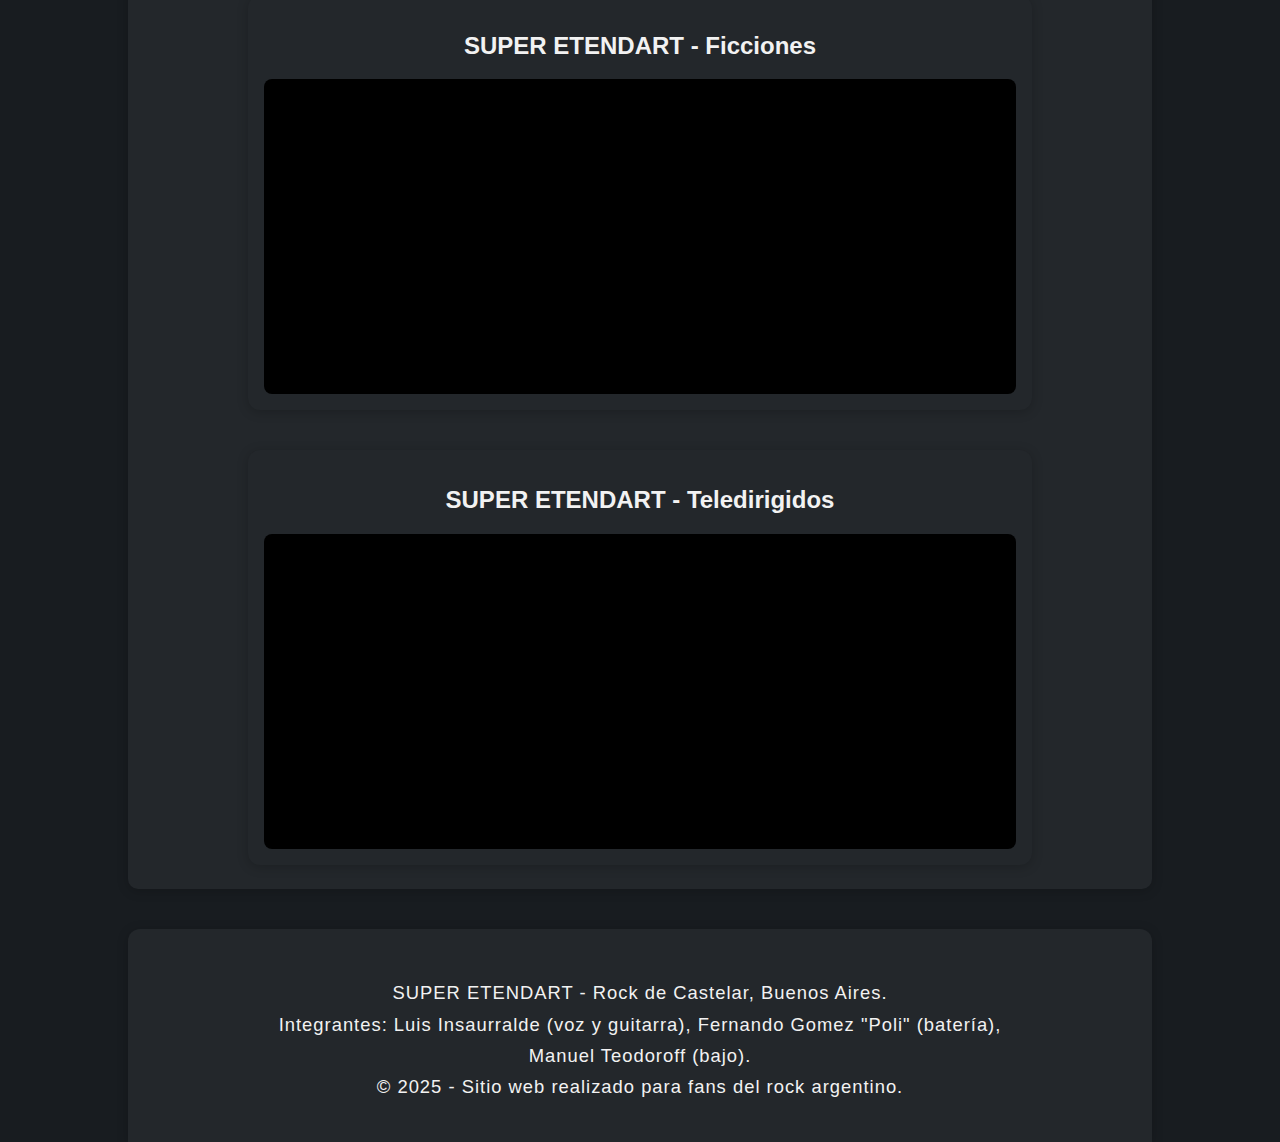
<file: video.html>
<!DOCTYPE html>
<html lang="es">

<head>
    <meta charset="UTF-8">
    <meta name="viewport" content="width=device-width, initial-scale=1.0">
    <title>Videos | SUPER ETENDART</title>
    <link rel="stylesheet" href="main.css">
</head>

<body>
    <nav class="navbar">
        <div class="logo"><a href="index.html">SUPER ETENDART</a></div>
        <button class="hamburger" id="hamburger">&#9776;</button>
        <ul class="nav-links">
            <li><a href="historia.html">Historia</a></li>
            <li><a href="integrantes.html">Integrantes</a></li>
            <li><a href="album.html">Álbum</a></li>
            <li><a href="https://open.spotify.com/artist/2zjbp2ZErwEAPYcRK4MqzI" class="spotify-link">Spotify | SUPER
                    ETENDART</a></li>
            <li><a href="https://www.youtube.com/@superetendart" class="youtube-link">YouTube | SUPERETENDART</a></li>
            <li><a href="https://instagram.com/super.etendart" class="instagram-link">Instagram | SUPERETENDART</a></li>
            <li><a href="https://www.facebook.com/profile.php?id=61559425461371&locale=es_LA"
                    class="facebook-link">Facebook | SUPERETENDART</a></li>
        </ul>
        <div class="social-icons">
            <a href="https://instagram.com/super.etendart" target="_blank" aria-label="Instagram" class="instagram">
                <!-- Instagram SVG -->
                <svg width="24" height="24" fill="#00cfff" viewBox="0 0 24 24">
                    <path
                        d="M12 2.2c3.2 0 3.584.012 4.85.07 1.17.056 1.97.24 2.43.41a4.92 4.92 0 0 1 1.77 1.01 4.92 4.92 0 0 1 1.01 1.77c.17.46.354 1.26.41 2.43.058 1.266.07 1.65.07 4.85s-.012 3.584-.07 4.85c-.056 1.17-.24 1.97-.41 2.43a4.92 4.92 0 0 1-1.01 1.77 4.92 4.92 0 0 1-1.77 1.01c-.46.17-1.26.354-2.43.41-1.266.058-1.65.07-4.85.07s-3.584-.012-4.85-.07c-1.17-.056-1.97-.24-2.43-.41a4.92 4.92 0 0 1-1.77-1.01 4.92 4.92 0 0 1-1.01-1.77c-.17-.46-.354-1.26-.41-2.43C2.212 15.784 2.2 15.4 2.2 12s.012-3.584.07-4.85c.056-1.17.24-1.97.41-2.43a4.92 4.92 0 0 1 1.01-1.77 4.92 4.92 0 0 1 1.77-1.01c.46-.17 1.26-.354 2.43-.41C8.416 2.212 8.8 2.2 12 2.2zm0-2.2C8.736 0 8.332.012 7.052.07 5.77.128 4.77.312 4.01.54a7.07 7.07 0 0 0-2.56 1.64A7.07 7.07 0 0 0 .54 4.01C.312 4.77.128 5.77.07 7.052.012 8.332 0 8.736 0 12c0 3.264.012 3.668.07 4.948.058 1.282.242 2.282.47 3.042a7.07 7.07 0 0 0 1.64 2.56 7.07 7.07 0 0 0 2.56 1.64c.76.228 1.76.412 3.042.47C8.332 23.988 8.736 24 12 24s3.668-.012 4.948-.07c1.282-.058 2.282-.242 3.042-.47a7.07 7.07 0 0 0 2.56-1.64 7.07 7.07 0 0 0 1.64-2.56c.228-.76.412-1.76.47-3.042.058-1.28.07-1.684.07-4.948s-.012-3.668-.07-4.948c-.058-1.282-.242-2.282-.47-3.042a7.07 7.07 0 0 0-1.64-2.56A7.07 7.07 0 0 0 19.99.54c-.76-.228-1.76-.412-3.042-.47C15.668.012 15.264 0 12 0z" />
                    <path
                        d="M12 5.838A6.162 6.162 0 1 0 18.162 12 6.169 6.169 0 0 0 12 5.838zm0 10.162A4 4 0 1 1 16 12a4 4 0 0 1-4 4zm6.406-11.845a1.44 1.44 0 1 0 1.44 1.44 1.44 1.44 0 0 0-1.44-1.44z" />
                </svg>
            </a>
            <a href="https://www.youtube.com/@superetendart" target="_blank" aria-label="YouTube" class="youtube">
                <!-- YouTube SVG -->
                <svg width="24" height="24" fill="#ff0000" viewBox="0 0 24 24">
                    <path
                        d="M23.498 6.186a2.994 2.994 0 0 0-2.112-2.112C19.692 3.5 12 3.5 12 3.5s-7.692 0-9.386.574A2.994 2.994 0 0 0 .502 6.186C0 7.88 0 12 0 12s0 4.12.502 5.814a2.994 2.994 0 0 0 2.112 2.112C4.308 20.5 12 20.5 12 20.5s7.692 0 9.386-.574a2.994 2.994 0 0 0 2.112-2.112C24 16.12 24 12 24 12s0-4.12-.502-5.814zM9.545 15.568V8.432L15.818 12l-6.273 3.568z" />
                </svg>
            </a>
            <a href="https://open.spotify.com/artist/2zjbp2ZErwEAPYcRK4MqzI" target="_blank" aria-label="Spotify"
                class="spotify">
                <!-- Spotify SVG -->
                <svg width="24" height="24" fill="#1DB954" viewBox="0 0 24 24">
                    <path
                        d="M12 0C5.371 0 0 5.371 0 12c0 6.627 5.371 12 12 12s12-5.373 12-12c0-6.629-5.371-12-12-12zm5.438 17.438c-.229.373-.708.49-1.08.26-2.953-1.807-6.677-2.215-11.06-1.217-.429.094-.86-.168-.954-.598-.094-.429.168-.86.598-.954 4.7-1.059 8.779-.604 12.021 1.314.373.229.49.708.26 1.095zm1.543-3.021c-.287.469-.893.625-1.362.338-3.381-2.064-8.547-2.664-12.547-1.463-.521.154-1.072-.137-1.225-.658-.154-.521.137-1.072.658-1.225 4.453-1.322 10.062-.668 13.797 1.617.469.287.625.893.338 1.391zm.146-3.146c-4.062-2.406-10.771-2.627-14.438-1.438-.635.199-1.318-.146-1.518-.781-.199-.635.146-1.318.781-1.518 4.104-1.289 11.438-1.041 15.938 1.627.573.339.76 1.08.422 1.61-.338.573-1.08.76-1.61.422z" />
                </svg>
            </a>
            <a href="https://www.facebook.com/profile.php?id=61559425461371&locale=es_LA" target="_blank"
                aria-label="Facebook" class="facebook">
                <svg xmlns="http://www.w3.org/2000/svg" width="24" height="24" fill="#1877f2" viewBox="0 0 24 24">
                    <path
                        d="M22.675 0H1.325C.595 0 0 .595 0 1.325v21.351C0 23.405.595 24 1.325 24h11.495v-9.29H9.71v-3.62h3.11V9.41c0-3.094 1.826-4.784 4.61-4.784 1.344 0 2.78.244 2.78.244v3.04h-1.56c-1.535 0-2.012.957-2.012 1.924v2.755h3.309l-.527 3.62h-2.782V24h5.451c.73 0 1.325-.595 1.325-1.325V1.325c0-.73-.595-1.325-1.325-1.325z" />
                </svg>
            </a>
        </div>
    </nav>

    <main>
        <section class="videos-section">
            <h1>Videos</h1>
            <div class="video-box">
                <h2>SUPER ETENDART - Primer Vivo</h2>
                <iframe width="560" height="315" src="https://www.youtube.com/embed/lSJ5Y0sB2z0" frameborder="0"
                allow="accelerometer; autoplay; clipboard-write; encrypted-media; gyroscope; picture-in-picture"
                allowfullscreen></iframe>
            </div>
            <div class="video-box">
                <h2>SUPER ETENDART - Alto</h2>
                <iframe width="560" height="315" src="https://www.youtube.com/embed/epiNyJ0ijYQ" frameborder="0"
                    allow="accelerometer; autoplay; clipboard-write; encrypted-media; gyroscope; picture-in-picture"
                    allowfullscreen></iframe>
            </div>

            <div class="video-box">
                <h2>SUPER ETENDART - Horizontes</h2>
                <iframe width="560" height="315" src="https://www.youtube.com/embed/80mnkuVfA14" frameborder="0"
                    allow="accelerometer; autoplay; clipboard-write; encrypted-media; gyroscope; picture-in-picture"
                    allowfullscreen></iframe>
            </div>
            <div class="video-box">
                <h2>SUPER ETENDART - Ficciones</h2>
                <iframe width="560" height="315" src="https://www.youtube.com/embed/giFDYRROir8" frameborder="0"
                    allow="accelerometer; autoplay; clipboard-write; encrypted-media; gyroscope; picture-in-picture"
                    allowfullscreen></iframe>
            </div>
            <div class="video-box">
                <h2>SUPER ETENDART - Teledirigidos</h2>
                <iframe width="560" height="315" src="https://www.youtube.com/embed/mvT8rdN0KOI" frameborder="0"
                    allow="accelerometer; autoplay; clipboard-write; encrypted-media; gyroscope; picture-in-picture"
                    allowfullscreen></iframe>
            </div>
            
            <!-- Agrega más iframes para otros videos -->
        </section>
    </main>
    <footer>
        <p>
            SUPER ETENDART - Rock de Castelar, Buenos Aires.<br>
            Integrantes: Luis Insaurralde (voz y guitarra), Fernando Gomez "Poli" (batería), Manuel Teodoroff (bajo).<br>
            © 2025 - Sitio web realizado para fans del rock argentino.
        </p>
    </footer>
    <script src="main.js"></script>
</body>
</html>
</file>
<file: main.css>
/* --- Siluetas --- */
.siluetas {
    background: #181c20;
    min-height: 100vh;
    margin: 0;
    padding: 0;
    display: flex;
    flex-direction: column;
    align-items: center;
    justify-content: center;
}

.silueta-h1 {
    color: #ffb300;
    text-shadow: 2px 2px 8px #000a;
    font-family: 'Segoe UI', Arial, sans-serif;
    margin-bottom: 48px;
    letter-spacing: 3px;
    font-size: 5.5em;
}

.silueta-h1 a {
    text-decoration: none;
    color: inherit;
}

.siluetas-container {
    display: flex;
    gap: 48px;
    justify-content: center;
    align-items: center;
}

.silueta-box {
    background: transparent;
    border-radius: 24px;
    transition: transform 0.35s cubic-bezier(.4, 2, .6, 1), box-shadow 0.35s;
    box-shadow: 0 4px 32px #0008;
    padding: 16px;
    display: flex;
    align-items: center;
    justify-content: center;
    cursor: pointer;
}

.silueta-img {
    width: 180px;
    height: 180px;
    object-fit: cover;
    border-radius: 20px;
    transition: transform 0.35s cubic-bezier(.4, 2, .6, 1), box-shadow 0.35s, border 0.35s;
    border: 6px solid transparent;
    box-sizing: border-box;
    background: #23272b;
}

.silueta-box:hover .silueta-img,
.silueta-box:focus .silueta-img,
.silueta-h1:hover, .logo:hover {
    transform: scale(1.13);
    border-image: linear-gradient(120deg, #ff0000 10%, #ff9900 60%, #ffe066 100%) 1;
    border-width: 6px;
    border-style: solid;
    box-shadow: 0 0 32px 8px rgba(255, 80, 0, 0.25), 0 0 0 8px rgba(255, 150, 0, 0.08);
}

.silueta-label {
    color: #fff;
    text-align: center;
    margin-top: 16px;
    font-family: 'Segoe UI', Arial, sans-serif;
    font-size: 1.1em;
    letter-spacing: 1px;
    text-shadow: 1px 1px 6px #000a;
    user-select: none;
}
/* --- General --- */
body {
    font-family: 'Segoe UI', Arial, sans-serif;
    background: #181c20;
    color: #f2f2f2;
    margin: 0;
    padding: 0 10vw;
    overflow-x: hidden;
}

h1 {
    text-align: center;
    margin-top: 40px;
    font-size: 3em;
    letter-spacing: 4px;
    color: #00cfff;
    text-shadow: 2px 2px 8px #000a;
}

section,
footer {
    background: #23272b;
    border-radius: 10px;
    padding: 32px 102px;
    margin: 40px auto;
    max-width: 90%;
    box-shadow: 0 2px 12px #0003;
}

p {
    margin: 24px 0;
    background: none;
    border-radius: 0;
    padding: 0;
    box-shadow: none;
    line-height: 1.7;
    font-size: 1.15em;
}

strong {
    color: #00cfff;
}

a,
a:visited {
    color: #00cfff;
    text-decoration: none;
    transition: color 0.2s;
}

a.svg {
    display: flex;
    justify-content: center;
    align-items: center;
}

/* --- Navbar --- */
.navbar {
    width: 100%;
    max-width: 100%;
    min-width: 0;
    margin: 0;
    left: 0;
    right: 0;
    top: 0;
    position: fixed;
    z-index: 1000;
    border-radius: 0 0 12px 12px;
    box-sizing: border-box;
    display: flex;
    align-items: center;
    justify-content: space-between;
    background: #23272b;
    padding: 8px 16px;
    box-shadow: 0 2px 8px #0003;
}

.logo {
    font-weight: bold;
    color: #00cfff;
    font-size: 1.1em;
    letter-spacing: 2px;
}

.logo-instagram {
    display: block;
    margin: 0 auto 8px auto;
    width: 24px;
}

.nav-links {
    list-style: none;
    display: flex;
    gap: 24px;
    margin: 0;
    padding: 0;
}

.nav-links li a {
    color: #f2f2f2;
    text-decoration: none;
    font-weight: 500;
    transition: color 0.2s;
}

.nav-links li a:hover {
    color: #00cfff;
}

.hamburger {
    display: none;
    font-size: 2em;
    background: none;
    border: none;
    color: #00cfff;
    cursor: pointer;
}

.social-icons {
    display: flex;
    gap: 12px;
    align-items: center;
}

/* --- Footer --- */
footer {
    color: #f2f2f2;
    text-align: center;
    padding: 24px 120px 16px 120px;
    border-radius: 12px 12px 0 0;
    margin: 40px auto 0 auto;
    font-size: 1em;
    letter-spacing: 1px;
}

/* --- Album Page --- */
.album-card,
.playlist-embed {
    display: flex;
    align-items: center;
    gap: 32px;
    background: #23272b;
    border-radius: 12px;
    box-shadow: 0 2px 12px #0003;
    padding: 32px;
    margin: 40px auto;
    max-width: 700px;
    width: 100%;
}

.album-cover {
    width: 180px;
    height: 180px;
    border-radius: 12px;
    object-fit: cover;
    box-shadow: 0 2px 12px #0006;
}

.album-info {
    flex: 1;
}

.spotify-btn,
.youtube-btn {
    display: inline-flex;
    align-items: center;
    font-weight: bold;
    padding: 12px 24px;
    border-radius: 24px;
    text-decoration: none;
    font-size: 1.1em;
    margin-bottom: 16px;
    transition: background 0.2s, transform 0.2s;
    box-shadow: 0 2px 8px #0003;
}

.spotify-btn {
    background: #1DB954;
    color: #fff;
}

.spotify-btn:hover {
    background: #17a74a;
    transform: scale(1.05);
}

.youtube-btn {
    background: #ff0000;
    color: #fff;
}

.youtube-btn:hover {
    background: #c20000;
    transform: scale(1.05);
}

.album-desc {
    margin-top: 0;
    color: #b2dfdb;
    font-size: 1em;
}

/* --- Integrantes --- */
.integrantes-cards {
    display: grid;
    gap: 32px;
    justify-content: center;
    margin: 32px 0;
    grid-template-columns: 1fr 1fr;
    grid-template-rows: auto auto;
    justify-items: center;
}

.integrante-card {
    background: #23272b;
    border-radius: 12px;
    box-shadow: 0 2px 12px #0003;
    display: flex;
    flex-direction: column;
    align-items: center;
    gap: 16px;
    padding: 24px;
    max-width: 340px;
    min-width: 0;
    width: 100%;
    text-align: center;
    box-sizing: border-box;
}

.integrante-card:nth-child(1) {
    grid-column: 1;
    grid-row: 1;
    width: 75%;
}

.integrante-card:nth-child(2) {
    grid-column: 2;
    grid-row: 1;
    width: 75%;
}

.integrante-card:nth-child(3) {
    grid-column: 1 / span 2;
    grid-row: 2;
    width: 36%;
}

.integrante-name {
    justify-content: center;
    font-size: 1.3em;
}

.integrante-foto {
    width: 80%;
    max-width: 120px;
    min-width: 0;
    height: auto;
    aspect-ratio: 1/1;
    border-radius: 50%;
    object-fit: cover;
    box-shadow: 0 2px 8px #0006;
    margin-bottom: 12px;
    display: block;
}

.integrante-desc {
    width: 80%;
    max-width: 240px;
    min-width: 120px;
    margin-left: auto;
    margin-right: auto;
    text-align: center;
    color: #b2dfdb;
    font-size: 1em;
    margin-top: 0;
    margin-bottom: 0;
}

/* --- Playlist Embed --- */
.playlist-embed {
    justify-content: center;
    align-items: center;
    padding: 0;
    background: none;
    box-shadow: none;
    margin: 40px auto;
    width: 100%;
    max-width: 700px;
}

.playlist-embed iframe {
    width: 95%;
    min-width: 240px;
    border: none;
}

/* --- Videos --- */
.videos-section {
    max-width: 900px;
    margin: 40px auto;
    padding: 24px 120px;
    display: flex;
    flex-direction: column;
    gap: 40px;
}

.videos-section,
.video-box {
    text-align: center;
}

.video-box {
    background: #23272b;
    border-radius: 12px;
    box-shadow: 0 2px 12px #0003;
    padding: 16px;
    display: flex;
    flex-direction: column;
    align-items: center;
}

.video-box iframe,
.video-box video {
    width: 100%;
    max-width: 100%;
    aspect-ratio: 16/9;
    border: none;
    border-radius: 8px;
    background: #000;
    min-height: 200px;
}

.spotify-link,
.youtube-link,
.instagram-link,
.facebook-link {
    display: none;
    visibility: visible;
}

/* --- Responsive --- */
@media (max-width: 850px) {
    .siluetas-container {
        flex-direction: column;
        gap: 32px;
    }
    
    .silueta-h1 {
        font-size: 2em;
        margin-bottom: 32px;
        transform: none !important;
        text-shadow: 2px 2px 8px #000a;
    }

    .silueta-box {
        flex-direction: column;
        align-items: center;
        justify-content: center;
        width: 255px;
    }

    .silueta-box:nth-child(2) {
        order: -1;
    }
}
@media (max-width: 1223px) {
    
    section,
    footer,
    .album-card,
    .playlist-embed,
    .videos-section {
        max-width: 78vw;
        padding-left: 3vw;
        padding-right: 3vw;
    }

    .integrantes-cards {
        display: flex;
        flex-wrap: wrap;
        flex-direction: column;
        align-items: center;
        justify-content: center;
        gap: 20px;
    }

    .integrante-card {
        background: #23272b;
        border-radius: 12px;
        box-shadow: 0 2px 12px #0003;
        display: flex;
        align-items: center;
        gap: 24px;
        padding: 24px;
        max-width: 420px;
        min-width: 280px;
        flex: 1 1 calc(50% - 32px);
        width: 100%;
        flex-direction: row;
    }

    .integrante-card:nth-child(1),
    .integrante-card:nth-child(2) {
        width: 50%;
    }

    .integrante-foto {
        width: 85% !important;
        max-width: none !important;
        min-width: 0 !important;
        height: 85%;
        border-radius: 20%;
        display: block;
        position: static;
        z-index: 1;
    }

    section {
        margin-top: 60px;
        width: 100%;
    }

    .album-section-flex {
        flex-direction: column;
        gap: 0;
    }

    .playlist-embed {
        max-width: 100%;
        margin-top: 32px;
    }

    .spotify-link,
    .youtube-link,
    .instagram-link,
    .facebook-link {
        display: inline-block;
        color: #fff;
        padding: 10px 20px;
        margin: 8px auto;
        border-radius: 8px;
        text-decoration: none;
        width: 80%;
        max-width: 320px;
    }

    .nav-links {
        display: none;
        flex-direction: column;
        background: #23272b;
        position: absolute;
        top: 60px;
        right: 24px;
        width: 180px;
        border-radius: 0 0 12px 12px;
        box-shadow: 0 2px 12px #0006;
        z-index: 100;
    }

    .nav-links.open {
        display: flex;
        width: 100%;
        position: absolute;
        top: 60px;
        left: 0;
        right: 0;
    }

    .hamburger {
        display: block;
    }

    .album-card {
        flex-direction: column;
        align-items: center;
        gap: 18px;
        padding: 18px 0;
    }

    .social-icons {
        display: none;
        text-decoration: none;
        margin: 0;
        padding: 0;
    }

    .integrante-card {
        flex-direction: column;
        padding: 0;
        gap: 10px;
        width: 100%;
        max-width: 100%;
    }

    section,
    .album-card,
    .playlist-embed,
    .videos-section,
    footer {
        max-width: 100vw;
        padding-left: 0;
        padding-right: 0;
    }

    .playlist-embed,
    .video-box {
        flex-direction: column;
        align-items: center;
        gap: 18px;
        padding: 18px 0;
    }

    .album-cover {
        margin-bottom: 0;
        width: 70vw;
        max-width: 240px;
        height: auto;
    }

    .album-info {
        display: flex;
        flex-direction: column;
        align-items: center;
        width: 100%;
        max-width: 700px;
        margin: 0 auto;
        padding: 1px;
    }

    .youtube-btn {
        width: 50%;
        text-align: center;
    }

    .videos-section {
        gap: 24px;
        padding: 12px 0;
    }

    .video-box {
        padding: 19px;
    }

    section,
    h2,
    .album-card,
    .album-info,
    h2,
    p {
        text-align: center;
    }

    section {
        margin-top: 25px;
        margin-bottom: 25px;
        width: 100%;
        padding-top: 25px;
        padding-bottom: 0;
    }

    body {
        margin: 0;
        padding: 0;
    }

    h1 {
        font-size: 1.5em;
        margin-top: 24px;
    }

    p {
        font-size: 1em;
        margin: 16px 0;
    }

    li,
    a {
        text-align: center;
        width: 100%;
    }

    h2 {
        text-align: center;
        justify-content: center;
    }

    p.integrante-desc {
        text-align: center;
        justify-content: center;
        margin-left: 0;
    }

    .integrante-desc {
        width: 90%;
        max-width: 416px;
        min-width: 120px;
        margin-left: auto;
        margin-right: auto;
        text-align: center;
    }
}
</file>
